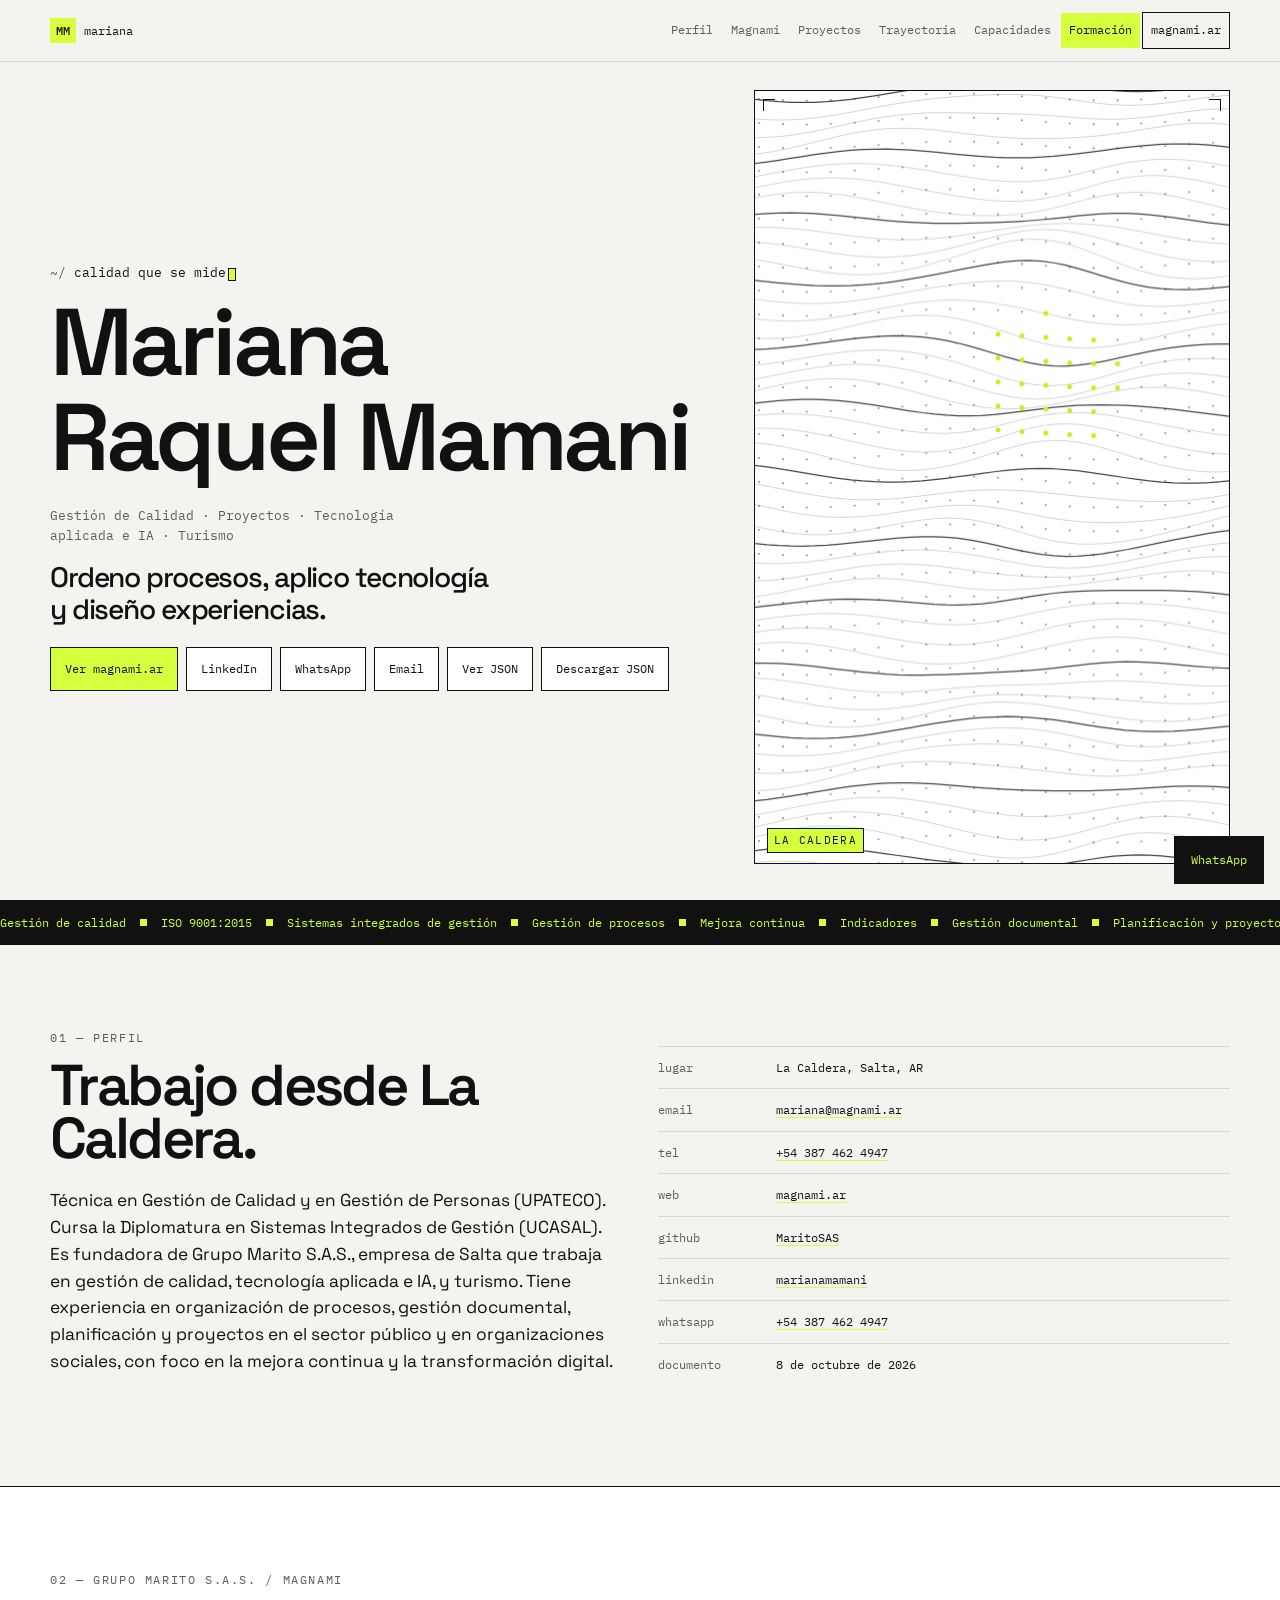
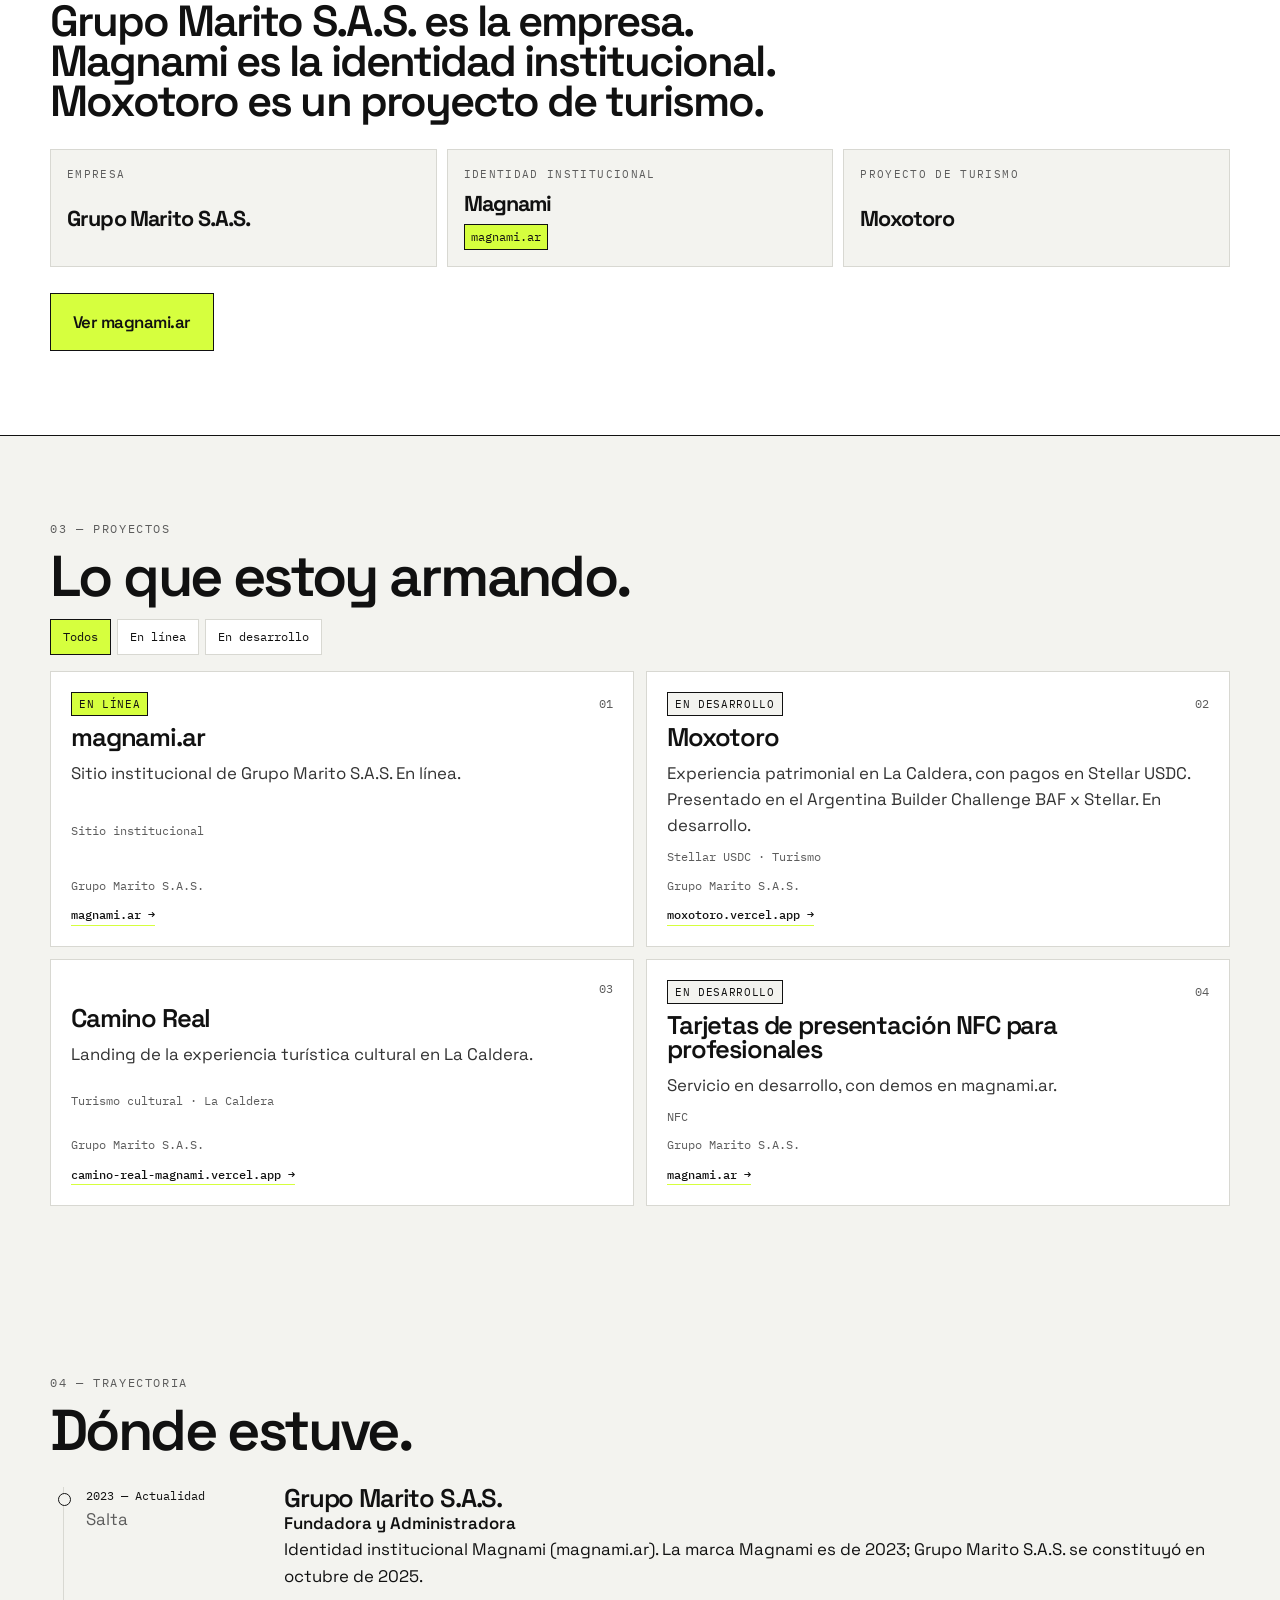
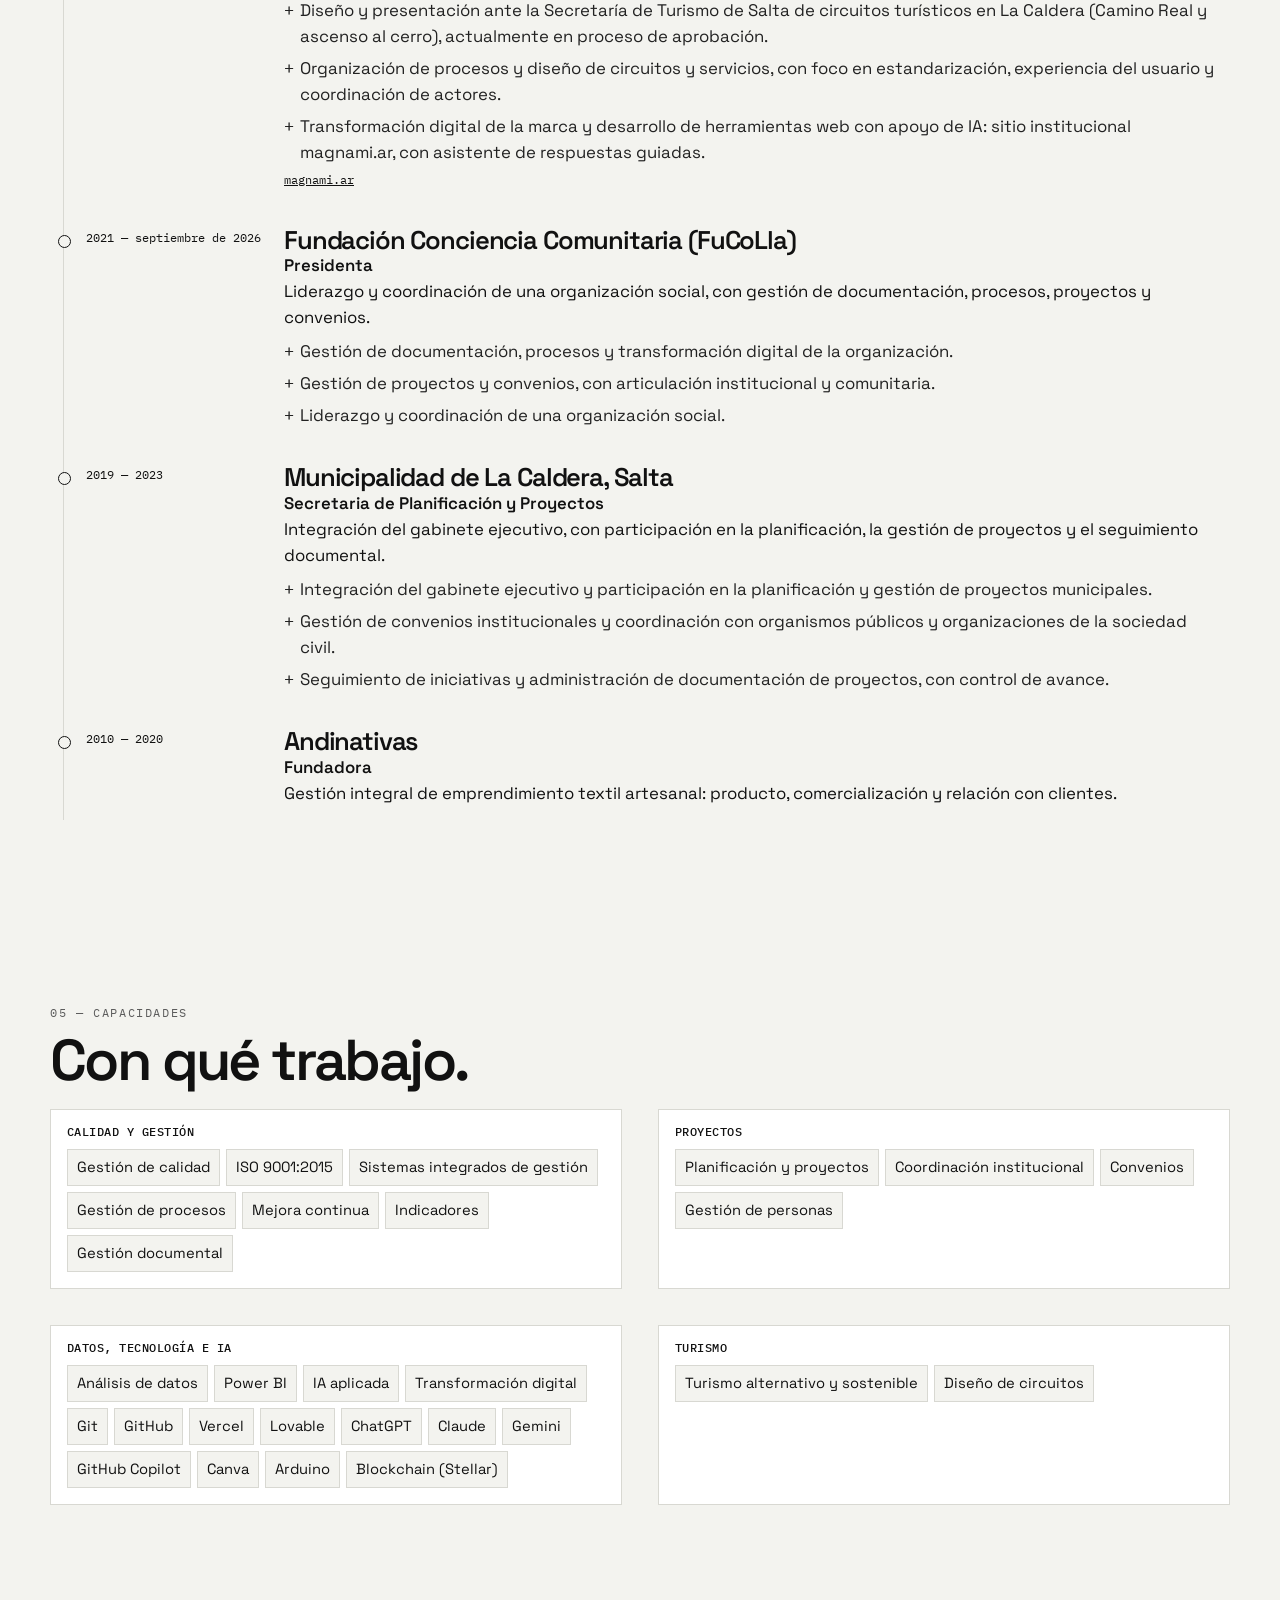
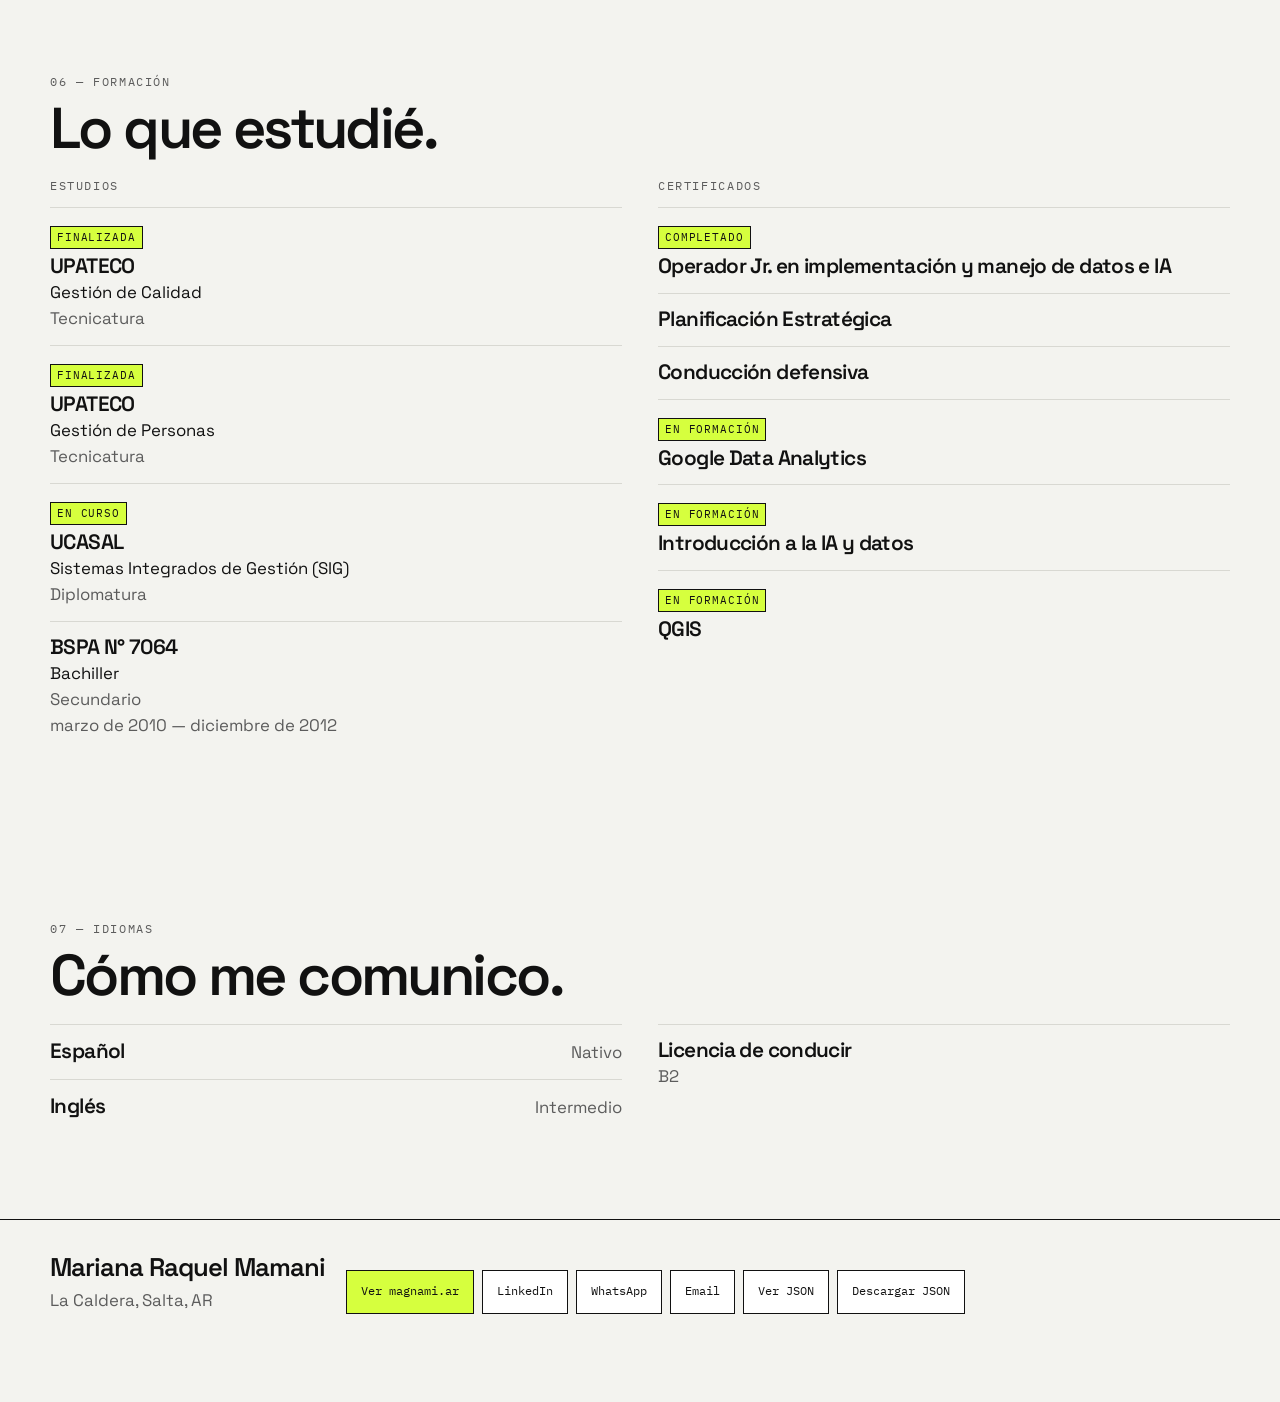
<file: index.html>
<!DOCTYPE html>
<html lang="es">
<head>
  <meta charset="utf-8">
  <meta name="viewport" content="width=device-width, initial-scale=1">
  <title>Mariana Raquel Mamani · Gestión de Calidad, Proyectos y Tecnología</title>
  <meta name="description" content="Técnica en Gestión de Calidad y en Gestión de Personas. Fundadora de Grupo Marito S.A.S. (Magnami), La Caldera, Salta. Proyectos, tecnología aplicada e IA, y turismo.">
  <meta name="author" content="Mariana Raquel Mamani">
  <meta name="theme-color" content="#f3f3ef">
  <meta name="color-scheme" content="light">
  <link rel="canonical" href="https://maritosas.github.io/resume.json/">
  <meta property="og:locale" content="es_AR">
  <meta property="og:type" content="website">
  <meta property="og:site_name" content="Mariana Raquel Mamani">
  <meta property="og:title" content="Mariana Raquel Mamani · Gestión de Calidad, Proyectos y Tecnología">
  <meta property="og:description" content="Técnica en Gestión de Calidad y en Gestión de Personas. Fundadora de Grupo Marito S.A.S. (Magnami), La Caldera, Salta. Proyectos, tecnología aplicada e IA, y turismo.">
  <meta property="og:url" content="https://maritosas.github.io/resume.json/">
  <meta name="twitter:card" content="summary">
  <meta name="twitter:title" content="Mariana Raquel Mamani · Gestión de Calidad, Proyectos y Tecnología">
  <meta name="twitter:description" content="Técnica en Gestión de Calidad y en Gestión de Personas. Fundadora de Grupo Marito S.A.S. (Magnami), La Caldera, Salta.">
  <link rel="icon" href="favicon.svg" type="image/svg+xml">
  <link rel="preconnect" href="https://fonts.googleapis.com">
  <link rel="preconnect" href="https://fonts.gstatic.com" crossorigin>
  <link href="https://fonts.googleapis.com/css2?family=IBM+Plex+Mono:wght@400;500&family=Space+Grotesk:wght@500;600;700&display=swap" rel="stylesheet">
  <link rel="stylesheet" href="styles.css">
</head>
<body>
  <a class="skip" href="#contenido">Saltar al contenido</a>
  <div class="progress" aria-hidden="true"><span id="progress"></span></div>
  <div class="cursor" id="cursor" aria-hidden="true"></div>

  <header class="nav" id="top">
    <div class="shell nav-inner">
      <a class="brand" href="#inicio"><b>MM</b><span>mariana</span></a>
      <button class="toggle" type="button" aria-expanded="false" aria-controls="menu">Menú</button>
      <nav class="menu" id="menu" aria-label="Secciones">
        <a href="#perfil">Perfil</a>
        <a href="#puente">Magnami</a>
        <a href="#proyectos">Proyectos</a>
        <a href="#trayectoria">Trayectoria</a>
        <a href="#capacidades">Capacidades</a>
        <a href="#formacion">Formación</a>
        <a class="menu-cta" href="https://magnami.ar" target="_blank" rel="noopener noreferrer">magnami.ar</a>
      </nav>
    </div>
  </header>

  <main id="contenido">
    <section class="hero" id="inicio" aria-labelledby="name">
      <div class="shell hero-grid">
        <div class="hero-copy">
          <p class="terminal" aria-hidden="true"><span class="prompt">~/</span><span id="typed"></span><span class="caret"></span></p>
          <p class="sr-only">Calidad que se mide. Procesos que se ordenan. Tecnología e IA aplicadas. Turismo desde La Caldera.</p>
          <h1 id="name"></h1>
          <p class="label" id="label"></p>
          <p class="voice">Ordeno procesos, aplico tecnología y diseño experiencias.</p>
          <div class="actions" id="actions" aria-label="Contacto y enlaces"></div>
        </div>
        <div class="field" id="field">
          <canvas id="plot" aria-hidden="true"></canvas>
          <p class="field-label" id="field-label">La Caldera</p>
        </div>
      </div>
    </section>

    <div class="marquee" aria-hidden="true">
      <div class="marquee-track" id="marquee"></div>
    </div>

    <section class="section" id="perfil" aria-labelledby="perfil-title">
      <div class="shell perfil-grid">
        <div>
          <p class="kicker">01 — Perfil</p>
          <h2 id="perfil-title">Trabajo desde La Caldera.</h2>
          <p class="summary" id="summary"></p>
        </div>
        <dl class="spec" id="spec"></dl>
      </div>
    </section>

    <section class="bridge" id="puente" aria-labelledby="bridge-title">
      <div class="shell">
        <p class="kicker">02 — Grupo Marito S.A.S. / Magnami</p>
        <h2 id="bridge-title">Grupo Marito S.A.S. es la empresa. Magnami es la identidad institucional. Moxotoro es un proyecto de turismo.</h2>
        <div class="trio">
          <article>
            <span>Empresa</span>
            <b>Grupo Marito S.A.S.</b>
          </article>
          <article>
            <span>Identidad institucional</span>
            <b>Magnami</b>
            <a href="https://magnami.ar" target="_blank" rel="noopener noreferrer">magnami.ar</a>
          </article>
          <article>
            <span>Proyecto de turismo</span>
            <b>Moxotoro</b>
          </article>
        </div>
        <a class="btn btn-lime btn-xl" href="https://magnami.ar" target="_blank" rel="noopener noreferrer">Ver magnami.ar</a>
      </div>
    </section>

    <section class="section" id="proyectos" aria-labelledby="proyectos-title">
      <div class="shell">
        <p class="kicker">03 — Proyectos</p>
        <h2 id="proyectos-title">Lo que estoy armando.</h2>
        <div class="filters" id="filters" role="toolbar" aria-label="Filtrar proyectos"></div>
        <div class="cards" id="projects"></div>
      </div>
    </section>

    <section class="section section-tight" id="trayectoria" aria-labelledby="trayectoria-title">
      <div class="shell">
        <p class="kicker">04 — Trayectoria</p>
        <h2 id="trayectoria-title">Dónde estuve.</h2>
        <div class="timeline" id="timeline">
          <div class="rail" aria-hidden="true"><span id="rail-fill"></span></div>
          <div id="work"></div>
        </div>
      </div>
    </section>

    <section class="section" id="capacidades" aria-labelledby="capacidades-title">
      <div class="shell">
        <p class="kicker">05 — Capacidades</p>
        <h2 id="capacidades-title">Con qué trabajo.</h2>
        <div class="groups" id="skills"></div>
      </div>
    </section>

    <section class="section" id="formacion" aria-labelledby="formacion-title">
      <div class="shell">
        <p class="kicker">06 — Formación</p>
        <h2 id="formacion-title">Lo que estudié.</h2>
        <div class="split">
          <div>
            <p class="block">Estudios</p>
            <div id="education"></div>
          </div>
          <div>
            <p class="block">Certificados</p>
            <div id="certificates"></div>
          </div>
        </div>
      </div>
    </section>

    <section class="section" id="idiomas" aria-labelledby="idiomas-title">
      <div class="shell">
        <p class="kicker">07 — Idiomas</p>
        <h2 id="idiomas-title">Cómo me comunico.</h2>
        <div class="split">
          <div id="languages"></div>
          <div id="interests"></div>
        </div>
      </div>
    </section>
  </main>

  <footer class="footer">
    <div class="shell footer-grid">
      <div>
        <p class="footer-name">Mariana Raquel Mamani</p>
        <p class="muted" id="footer-place"></p>
      </div>
      <div class="actions" id="footer-actions" aria-label="Contacto"></div>
    </div>
  </footer>

  <a class="wa" href="https://wa.me/543874624947" target="_blank" rel="noopener noreferrer">WhatsApp</a>
  <noscript><p class="shell note">Para ver la página hace falta JavaScript. El archivo <a href="resume.json">resume.json</a> sigue disponible.</p></noscript>
  <script src="main.js" defer></script>
</body>
</html>
</file>
<file: styles.css>
:root {
  --bg: #f3f3ef;
  --ink: #111111;
  --muted: #5c5c5c;
  --line: #d8d8d2;
  --lime: #d6ff3e;
  --paper: #ffffff;
  --sans: "Space Grotesk", "Segoe UI", sans-serif;
  --mono: "IBM Plex Mono", ui-monospace, monospace;
  --nav: 62px;
  --shell: min(1180px, calc(100% - 40px));
  --ease: cubic-bezier(0.22, 0.8, 0.2, 1);
}

*, *::before, *::after { box-sizing: border-box; }
html { scroll-behavior: smooth; scroll-padding-top: calc(var(--nav) + 12px); }
body {
  margin: 0;
  background: var(--bg);
  color: var(--ink);
  font-family: var(--sans);
  font-size: 1.05rem;
  line-height: 1.55;
  -webkit-font-smoothing: antialiased;
}
img { max-width: 100%; }
a { color: inherit; }
h1, h2, h3 { margin: 0; font-weight: 600; letter-spacing: -0.045em; line-height: 0.92; }
p { margin: 0; }
button { font: inherit; color: inherit; background: none; border: 0; cursor: pointer; }
:focus-visible { outline: 2px solid var(--ink); outline-offset: 3px; }
::selection { background: var(--lime); color: var(--ink); }

.sr-only {
  position: absolute; width: 1px; height: 1px; padding: 0; margin: -1px;
  overflow: hidden; clip: rect(0, 0, 0, 0); white-space: nowrap; border: 0;
}
.skip {
  position: fixed; left: 12px; top: -48px; z-index: 80;
  background: var(--lime); color: var(--ink); padding: 8px 12px; text-decoration: none; font-weight: 600;
}
.skip:focus { top: 12px; }
.shell { width: var(--shell); margin-inline: auto; }
.muted { color: var(--muted); }
.kicker, .block {
  font-family: var(--mono); font-size: 0.72rem; letter-spacing: 0.14em;
  text-transform: uppercase; color: var(--muted); margin-bottom: 12px;
}

.progress { position: fixed; inset: 0 0 auto; height: 3px; z-index: 40; background: transparent; pointer-events: none; }
.progress span {
  display: block; height: 100%; width: 100%; transform: scaleX(0); transform-origin: 0 50%;
  background: var(--lime); box-shadow: 0 0 0 1px rgba(17, 17, 17, 0.2);
}

.cursor {
  display: none; position: fixed; left: 0; top: 0; z-index: 50; width: 14px; height: 14px;
  margin: 0; border-radius: 50%; border: 1.5px solid var(--ink); background: var(--lime);
  pointer-events: none; transform: translate(-50%, -50%);
}
html.has-cursor, html.has-cursor * { cursor: none; }
html.has-cursor .cursor { display: block; }

.nav {
  position: sticky; top: 0; z-index: 20; height: var(--nav);
  display: flex; align-items: center;
  background: rgba(243, 243, 239, 0.9);
  backdrop-filter: blur(14px);
  border-bottom: 1px solid var(--line);
}
.nav-inner { display: flex; align-items: center; justify-content: space-between; gap: 16px; width: var(--shell); margin-inline: auto; }
.brand { display: inline-flex; align-items: center; gap: 8px; text-decoration: none; font-family: var(--mono); font-size: 0.78rem; }
.brand b { background: var(--lime); color: var(--ink); padding: 3px 6px; font-weight: 500; }
.menu { display: flex; align-items: center; gap: 2px; }
.menu a { text-decoration: none; font-family: var(--mono); font-size: 0.74rem; color: var(--muted); padding: 8px 8px; }
.menu a:hover, .menu a[aria-current="true"] { color: var(--ink); background: var(--lime); }
.menu-cta { border: 1px solid var(--ink); color: var(--ink) !important; }
.toggle { display: none; min-height: 40px; padding: 0 12px; border: 1px solid var(--ink); font-family: var(--mono); font-size: 0.75rem; }

.hero {
  min-height: calc(100vh - var(--nav));
  min-height: calc(100dvh - var(--nav));
  display: flex;
  flex-direction: column;
  align-items: center;
  padding: 28px 0 36px;
}
.hero-grid { display: grid; gap: 28px; align-items: stretch; width: var(--shell); max-width: 100%; flex: 1; margin-inline: auto; min-width: 0; }
.hero-copy { align-self: center; min-width: 0; }
.terminal { font-family: var(--mono); font-size: 0.82rem; min-height: 1.4em; margin-bottom: 16px; color: var(--ink); }
.prompt { color: var(--muted); margin-right: 8px; }
.caret { display: inline-block; width: 8px; height: 1em; background: var(--lime); margin-left: 2px; vertical-align: text-bottom; border: 1px solid var(--ink); animation: blink 1s steps(1) infinite; }
@keyframes blink { 50% { opacity: 0; } }
#name { font-size: clamp(3.4rem, 7.4vw, 6.8rem); max-width: 8.2em; text-wrap: balance; }
.mask { display: inline-block; overflow: hidden; vertical-align: top; line-height: 0.92; padding-bottom: 0.08em; }
.word { display: inline-block; animation: rise 0.9s var(--ease) both; animation-delay: calc(var(--i, 0) * 90ms); }
@keyframes rise { from { transform: translateY(110%); } to { transform: none; } }
.label { margin-top: 18px; max-width: 28em; font-family: var(--mono); font-size: 0.82rem; line-height: 1.45; color: var(--muted); }
.voice { margin-top: 16px; max-width: 16em; font-size: clamp(1.45rem, 2.2vw, 2rem); font-weight: 500; letter-spacing: -0.04em; line-height: 1.15; }
.actions { display: flex; flex-wrap: wrap; gap: 8px; margin-top: 22px; }
.btn {
  display: inline-flex; align-items: center; justify-content: center;
  min-height: 44px; padding: 0 14px;
  border: 1px solid var(--ink); background: var(--paper); color: var(--ink);
  text-decoration: none; font-family: var(--mono); font-size: 0.74rem;
  transition: background 0.2s var(--ease), color 0.2s var(--ease), transform 0.2s var(--ease);
}
.btn:hover { background: var(--ink); color: #fff; }
.btn-lime { background: var(--lime); }
.btn-lime:hover { background: var(--ink); color: var(--lime); }
.btn-xl { min-height: 58px; padding: 0 22px; font-family: var(--sans); font-size: 1.05rem; font-weight: 600; letter-spacing: -0.03em; }

.field { position: relative; min-height: 460px; height: 100%; background: var(--paper); border: 1px solid var(--ink); overflow: hidden; }
.field canvas { position: absolute; inset: 0; width: 100%; height: 100%; display: block; }
.field-label {
  position: absolute; left: 12px; bottom: 10px; z-index: 1;
  font-family: var(--mono); font-size: 0.68rem; letter-spacing: 0.12em; text-transform: uppercase;
  background: var(--lime); padding: 3px 6px; border: 1px solid var(--ink);
}
.field::before, .field::after {
  content: ""; position: absolute; width: 12px; height: 12px; z-index: 1; pointer-events: none; border-color: var(--ink); border-style: solid;
}
.field::before { top: 8px; left: 8px; border-width: 1px 0 0 1px; }
.field::after { right: 8px; top: 8px; border-width: 1px 1px 0 0; }

.marquee { overflow: hidden; border-top: 1px solid var(--ink); border-bottom: 1px solid var(--ink); background: var(--ink); color: var(--lime); }
.marquee-track { display: flex; width: max-content; animation: ticker 42s linear infinite; }
.marquee-track > div { display: flex; align-items: center; }
.marquee:hover .marquee-track { animation-play-state: paused; }
.marquee span { font-family: var(--mono); font-size: 0.78rem; padding: 12px 0; white-space: nowrap; }
.marquee i { display: inline-block; width: 7px; height: 7px; margin: 0 14px; background: var(--lime); vertical-align: middle; }
@keyframes ticker { to { transform: translateX(-50%); } }

.section { padding: 84px 0; }
.section h2 { font-size: clamp(2.2rem, 4.5vw, 3.6rem); max-width: 14em; margin-bottom: 22px; }
.summary { max-width: 40rem; font-size: 1.08rem; }
.perfil-grid, .split { display: grid; gap: 28px; }
.spec div { display: grid; grid-template-columns: 110px minmax(0, 1fr); gap: 8px; padding: 11px 0; border-top: 1px solid var(--line); font-family: var(--mono); font-size: 0.78rem; }
.spec dt { color: var(--muted); }
.spec dd { margin: 0; overflow-wrap: anywhere; }
.spec a { text-decoration: none; border-bottom: 1px solid var(--lime); }

.bridge { padding: 84px 0; border-top: 1px solid var(--ink); border-bottom: 1px solid var(--ink); background: var(--paper); }
.bridge h2 { font-size: clamp(1.8rem, 3.4vw, 3rem); max-width: 18em; margin-bottom: 28px; }
.trio { display: grid; gap: 10px; margin-bottom: 26px; }
.trio article { border: 1px solid var(--line); padding: 16px; background: var(--bg); display: grid; gap: 4px; }
.trio span { font-family: var(--mono); font-size: 0.7rem; letter-spacing: 0.12em; text-transform: uppercase; color: var(--muted); }
.trio b { font-size: 1.35rem; letter-spacing: -0.04em; }
.trio a { font-family: var(--mono); font-size: 0.78rem; width: max-content; background: var(--lime); color: var(--ink); text-decoration: none; padding: 2px 6px; border: 1px solid var(--ink); }

.filters { display: flex; flex-wrap: wrap; gap: 6px; margin: -6px 0 16px; }
.chip { min-height: 36px; padding: 0 12px; border: 1px solid var(--line); background: var(--paper); font-family: var(--mono); font-size: 0.72rem; }
.chip:hover, .chip[aria-pressed="true"] { background: var(--lime); border-color: var(--ink); }
.cards { display: grid; gap: 12px; perspective: 1000px; }
.card {
  --rx: 0deg; --ry: 0deg;
  position: relative; display: flex; flex-direction: column; gap: 10px;
  min-height: 100%; padding: 20px; background: var(--paper); border: 1px solid var(--line);
  transform: rotateX(var(--rx)) rotateY(var(--ry));
  transform-style: preserve-3d;
  transition: border-color 0.25s var(--ease), background 0.25s var(--ease);
}
.card:hover { border-color: var(--ink); }
.card-top { display: flex; justify-content: space-between; gap: 8px; align-items: center; }
.idx { font-family: var(--mono); font-size: 0.72rem; color: var(--muted); }
.status { font-family: var(--mono); font-size: 0.68rem; letter-spacing: 0.06em; text-transform: uppercase; padding: 3px 7px; border: 1px solid var(--ink); background: var(--bg); }
.status-live { background: var(--lime); }
.card h3 { font-size: clamp(1.6rem, 2vw, 2.15rem); }
.card p { color: #333; }
.card .entity { margin-top: auto; color: var(--muted); font-family: var(--mono); font-size: 0.75rem; }
.card a { font-family: var(--mono); font-size: 0.78rem; font-weight: 500; text-decoration: none; width: max-content; border-bottom: 1px solid var(--lime); }
.card.is-dim { opacity: 0.38; }

.timeline { position: relative; }
.rail { position: absolute; left: 6px; top: 8px; bottom: 8px; width: 1px; background: var(--line); }
.rail span { position: absolute; inset: 0 auto auto 0; width: 100%; height: 100%; background: var(--ink); transform: scaleY(0); transform-origin: top center; }
.job {
  position: relative; display: grid; gap: 8px;
  margin: 0 0 8px 0; padding: 8px 8px 22px 32px;
  background: transparent; border: 0; text-align: left; width: 100%;
}
.job .node {
  position: absolute; left: 0; top: 14px; width: 13px; height: 13px; padding: 0; border-radius: 50%;
  border: 1px solid var(--ink); background: var(--bg);
}
.job.is-active .node { background: var(--lime); }
.job.is-active { background: rgba(214, 255, 62, 0.28); }
.when { font-family: var(--mono); font-size: 0.75rem; }
.job h3 { font-size: clamp(1.45rem, 2vw, 2rem); }
.role { font-weight: 600; }
.job ul { margin: 8px 0 0; padding: 0; list-style: none; display: grid; gap: 6px; }
.job li { position: relative; padding-left: 16px; color: #222; }
.job li::before { content: "+"; position: absolute; left: 0; font-family: var(--mono); }
.job a { font-family: var(--mono); font-size: 0.78rem; }

.groups { display: grid; gap: 10px; }
.group { border: 1px solid var(--line); background: var(--paper); padding: 16px; }
.group h3 { font-family: var(--mono); font-size: 0.78rem; font-weight: 500; letter-spacing: 0.04em; text-transform: uppercase; margin-bottom: 12px; }
.tags { display: flex; flex-wrap: wrap; gap: 6px; }
.tag {
  border: 1px solid var(--line); background: var(--bg); padding: 6px 9px; font-size: 0.92rem;
  transition: background 0.2s var(--ease), border-color 0.2s var(--ease), transform 0.2s var(--ease);
}
.tag:hover { background: var(--lime); border-color: var(--ink); transform: translateY(-2px); }

.item { padding: 14px 0; border-top: 1px solid var(--line); }
.item h3 { font-size: 1.3rem; letter-spacing: -0.03em; line-height: 1.15; }
.badge { display: inline-block; margin-bottom: 6px; font-family: var(--mono); font-size: 0.68rem; letter-spacing: 0.08em; text-transform: uppercase; background: var(--lime); border: 1px solid var(--ink); padding: 2px 6px; }
.lang { display: flex; justify-content: space-between; gap: 12px; align-items: baseline; }
.footer { padding: 28px 0 88px; border-top: 1px solid var(--ink); }
.footer-grid { display: grid; gap: 16px; }
.footer-name { font-size: 1.6rem; font-weight: 600; letter-spacing: -0.04em; }
.note { padding: 20px 0 40px; }
.wa {
  position: fixed; right: 16px; bottom: 16px; z-index: 25;
  display: inline-flex; align-items: center; min-height: 48px; padding: 0 16px;
  background: var(--ink); color: var(--lime); text-decoration: none;
  font-family: var(--mono); font-size: 0.75rem; border: 1px solid var(--ink);
  transition: background 0.2s var(--ease), color 0.2s var(--ease);
}
.wa:hover { background: var(--lime); color: var(--ink); }
.error { color: #8d1d1d; }

@media (prefers-reduced-motion: no-preference) {
  .js [data-reveal] { opacity: 0; transform: translateY(16px); transition: opacity 0.7s var(--ease), transform 0.7s var(--ease); }
  .js [data-reveal].is-in { opacity: 1; transform: none; }
}
@media (prefers-reduced-motion: reduce) {
  html { scroll-behavior: auto; }
  *, *::before, *::after { animation: none !important; transition: none !important; }
  .word { transform: none; }
  .cursor, .caret { display: none !important; }
  .tag:hover, .card { transform: none; }
}
html.reduce .word { animation: none; transform: none; }
html.reduce .marquee-track { animation: none; }
html.reduce .cursor { display: none !important; }

@media (max-width: 860px) {
  .toggle { display: inline-flex; align-items: center; }
  .menu {
    display: none; position: absolute; top: var(--nav); left: 16px; right: 16px;
    flex-direction: column; align-items: stretch; background: var(--bg); border: 1px solid var(--ink);
  }
  .menu.is-open { display: flex; }
  .menu a { padding: 12px 14px; }
  .hero { min-height: 0; display: block; padding-top: 22px; }
  .field { min-height: 220px; height: 220px; }
  :root { --shell: min(1180px, calc(100% - 32px)); }
  .shell, .nav-inner, .hero-grid { width: var(--shell); }
}
@media (max-width: 420px) {
  .actions .btn { flex: 1 1 calc(50% - 8px); }
  .spec div { grid-template-columns: 1fr; gap: 2px; }
}
@media (min-width: 980px) {
  .hero-grid { grid-template-columns: minmax(0, 1.15fr) minmax(320px, 0.82fr); gap: 36px; }
  .perfil-grid, .split, .groups { grid-template-columns: 1fr 1fr; gap: 36px; }
  .trio { grid-template-columns: 1fr 1fr 1fr; }
  .cards { grid-template-columns: 1fr 1fr; }
  .job { grid-template-columns: 28px 190px minmax(0, 1fr); padding-left: 0; }
  .job .node { position: relative; left: auto; top: 6px; justify-self: center; padding: 0; }
  .rail { left: 13px; }
  .footer-grid { grid-template-columns: 280px 1fr; align-items: end; }
}
</file>
